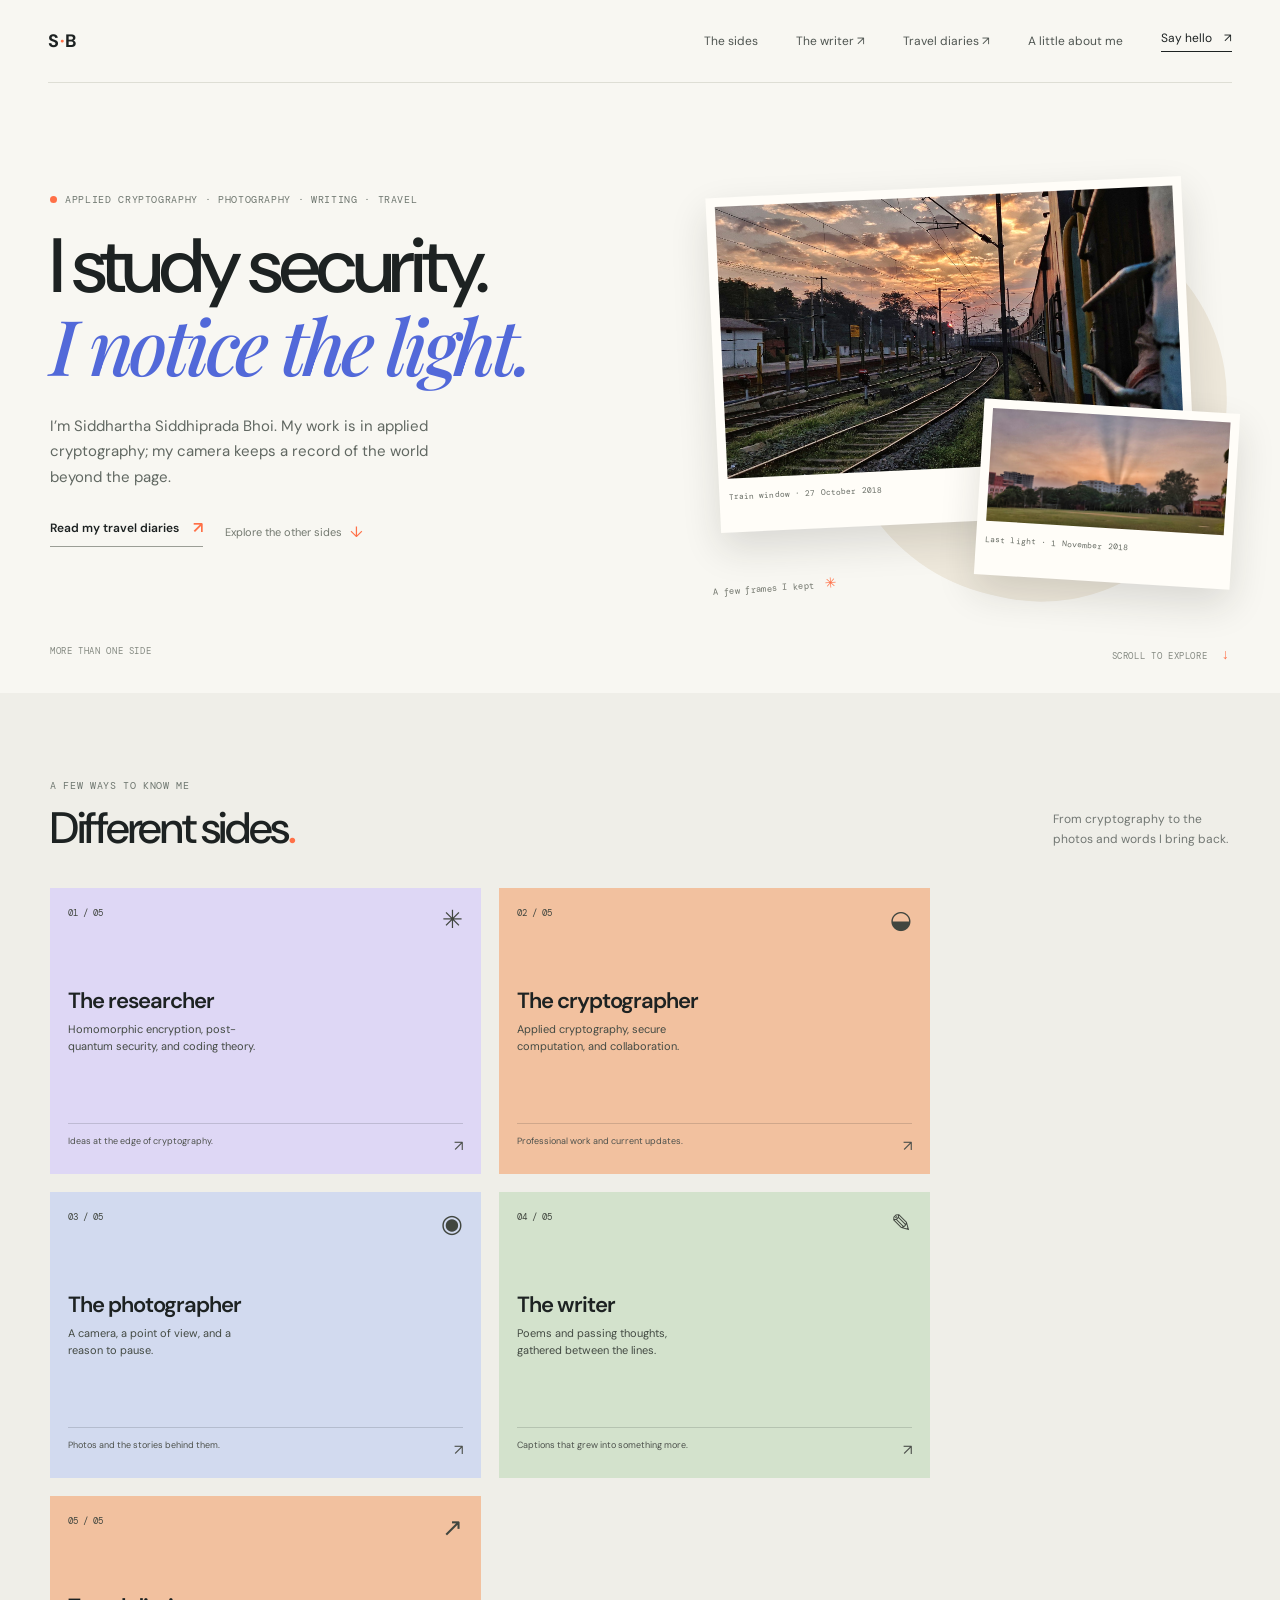
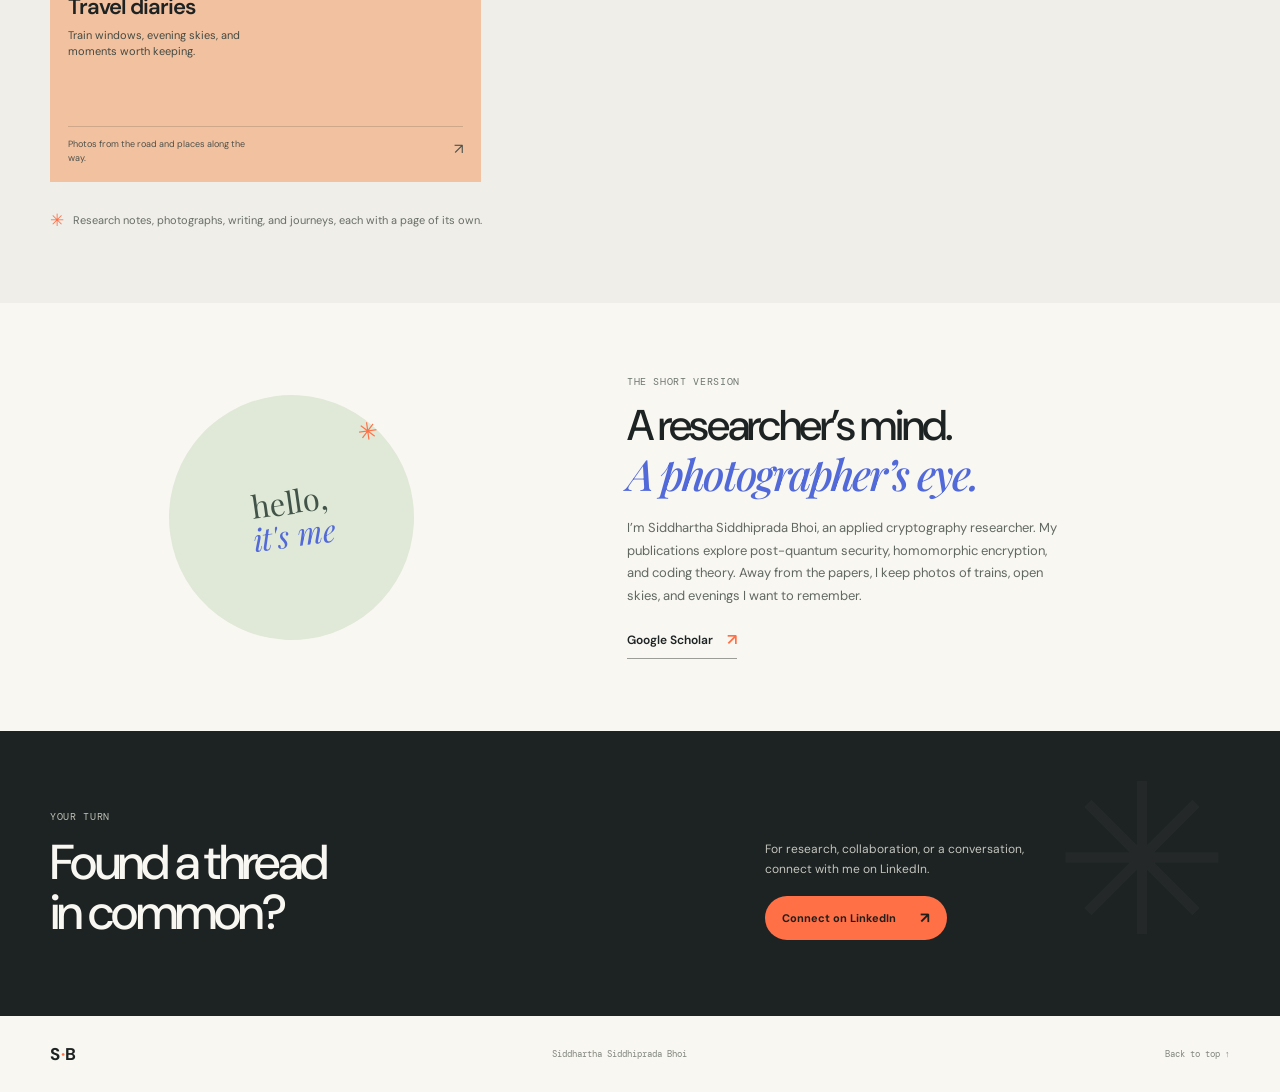
<file: index.html>
<!doctype html>
<html lang="en">
  <head>
    <meta charset="utf-8">
    <meta name="viewport" content="width=device-width, initial-scale=1">
    <meta name="theme-color" content="#f8f7f2">
    <meta name="description" content="A personal website with room for every side of me.">
    <title>All of me — a personal site</title>
    <link rel="stylesheet" href="styles.css?v=20261005-instagram1">
    <script src="content.js?v=20261005-gallery2" defer></script>
    <script src="app.js?v=20261005-instagram1" defer></script>
  </head>
  <body id="top">
    <header class="site-header">
      <a class="wordmark" href="index.html" aria-label="Home">S<span>·</span>B</a>
      <nav class="top-nav" aria-label="Main navigation">
        <a href="#sides">The sides</a>
        <a href="side.html?side=writing">The writer <span aria-hidden="true">↗</span></a>
        <a class="nav-travel" href="side.html?side=travel">Travel diaries <span aria-hidden="true">↗</span></a>
        <a href="#about">A little about me</a>
        <a class="nav-contact" href="#hello">Say hello <span aria-hidden="true">↗</span></a>
      </nav>
      <button class="menu-button" type="button" aria-expanded="false" aria-controls="mobile-nav" aria-label="Open menu"><span></span><span></span></button>
    </header>

    <main>
      <section class="hero page-wrap" aria-labelledby="hero-title">
        <div class="hero-copy">
          <p class="eyebrow"><span class="eyebrow-dot"></span> APPLIED CRYPTOGRAPHY · PHOTOGRAPHY · WRITING · TRAVEL</p>
          <h1 id="hero-title">I study security.<br><em>I notice the light.</em></h1>
          <p class="hero-intro" data-copy="intro">I’m Siddhartha Siddhiprada Bhoi. My work is in applied cryptography; my camera keeps a record of the world beyond the page.</p>
          <div class="hero-actions">
            <a class="text-link" href="side.html?side=travel">Read my travel diaries <span aria-hidden="true">↗</span></a>
            <a class="quiet-link" href="#sides">Explore the other sides <span aria-hidden="true">↓</span></a>
          </div>
        </div>
        <div class="hero-art photo-collage" aria-label="Two photographs by Siddhartha: a train at dusk and an evening sky over a field">
          <figure class="hero-photo hero-photo-main">
            <img src="assets/photos/rail-at-dusk.jpg" alt="A passenger train and railway tracks beneath a glowing sunset." fetchpriority="high">
            <figcaption>Train window · 27 October 2018</figcaption>
          </figure>
          <figure class="hero-photo hero-photo-small">
            <img src="assets/photos/campus-at-dusk.jpg" alt="Evening sunlight falling across an open field." loading="lazy">
            <figcaption>Last light · 1 November 2018</figcaption>
          </figure>
          <span class="photo-collage-note">A few frames I kept <span aria-hidden="true">✳</span></span>
        </div>
        <div class="hero-bottom"><span>MORE THAN ONE SIDE</span><span>SCROLL TO EXPLORE <b aria-hidden="true">↓</b></span></div>
      </section>

      <section class="sides-section" id="sides" aria-labelledby="sides-title">
        <div class="page-wrap">
          <div class="section-heading">
            <div><p class="eyebrow">A FEW WAYS TO KNOW ME</p><h2 id="sides-title">Different sides<span class="period">.</span></h2></div>
            <p>From cryptography to the<br>photos and words I bring back.</p>
          </div>
          <div class="side-grid" id="side-grid" aria-live="polite"></div>
          <p class="section-footnote"><span class="asterisk">✳</span> Research notes, photographs, writing, and journeys, each with a page of its own.</p>
        </div>
      </section>

      <section class="about-section page-wrap" id="about" aria-labelledby="about-title">
        <div class="about-mark" aria-hidden="true"><span>hello,</span><span>it's me</span><i>✳</i></div>
        <div class="about-copy">
          <p class="eyebrow">THE SHORT VERSION</p>
          <h2 id="about-title">A researcher’s mind.<br><em>A photographer’s eye.</em></h2>
          <p data-copy="about">I’m Siddhartha Siddhiprada Bhoi, an applied cryptographer and researcher. Alongside my research, photography, writing, and music each have a place in my life.</p>
          <a class="text-link" data-link="scholar" href="https://scholar.google.com/citations?user=NwAXXOwAAAAJ&amp;hl=en" target="_blank" rel="noopener noreferrer">Google Scholar <span aria-hidden="true">↗</span></a>
        </div>
      </section>

      <section class="hello-section" id="hello" aria-labelledby="hello-title">
        <div class="page-wrap hello-inner">
          <div><p class="eyebrow">YOUR TURN</p><h2 id="hello-title">Found a thread<br>in common?</h2></div>
          <div class="hello-right"><p>For research, collaboration, or a conversation, connect with me on LinkedIn.</p><a class="hello-button" data-link="linkedin" href="https://www.linkedin.com/in/siddhartha-siddhiprada-bhoi-842861a0/" target="_blank" rel="noopener noreferrer">Connect on LinkedIn <span aria-hidden="true">↗</span></a></div>
          <span class="hello-doodle" aria-hidden="true">✳</span>
        </div>
      </section>
    </main>

    <footer class="site-footer page-wrap"><a class="wordmark" href="index.html">S<span>·</span>B</a><span>Siddhartha Siddhiprada Bhoi</span><a href="#top">Back to top ↑</a></footer>
    <nav class="mobile-nav" id="mobile-nav" aria-label="Mobile navigation" hidden><a href="#sides">The sides</a><a href="side.html?side=writing">The writer ↗</a><a href="side.html?side=travel">Travel diaries ↗</a><a href="#about">A little about me</a><a href="#hello">Say hello ↗</a></nav>
  </body>
</html>
</file>
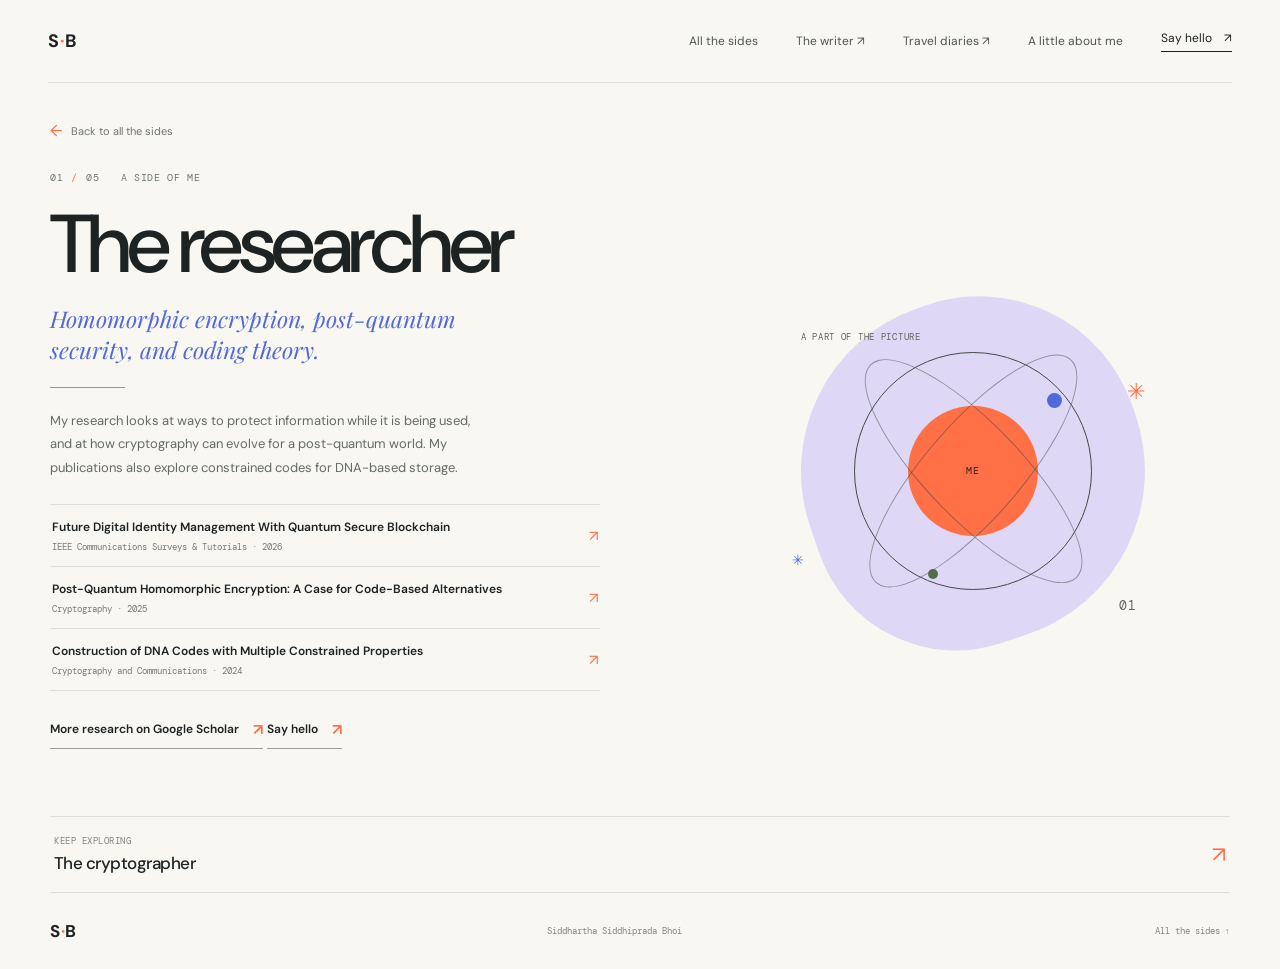
<file: side.html>
<!doctype html>
<html lang="en">
  <head>
    <meta charset="utf-8">
    <meta name="viewport" content="width=device-width, initial-scale=1">
    <meta name="theme-color" content="#f8f7f2">
    <meta name="description" content="One of the many sides that make up a whole person.">
    <title>A side of me — a personal site</title>
    <link rel="stylesheet" href="styles.css?v=20261005-instagram1">
    <script src="content.js?v=20261005-gallery2" defer></script>
    <script src="app.js?v=20261005-instagram1" defer></script>
  </head>
  <body class="detail-body">
    <header class="site-header">
      <a class="wordmark" href="index.html" aria-label="Home">S<span>·</span>B</a>
      <nav class="top-nav" aria-label="Main navigation"><a href="index.html#sides">All the sides</a><a href="side.html?side=writing">The writer <span aria-hidden="true">↗</span></a><a class="nav-travel" href="side.html?side=travel">Travel diaries <span aria-hidden="true">↗</span></a><a href="index.html#about">A little about me</a><a class="nav-contact" href="index.html#hello">Say hello <span aria-hidden="true">↗</span></a></nav>
      <button class="menu-button" type="button" aria-expanded="false" aria-controls="mobile-nav" aria-label="Open menu"><span></span><span></span></button>
    </header>
    <main id="side-page" class="side-page page-wrap">
      <a class="back-link" href="index.html#sides"><span aria-hidden="true">←</span> Back to all the sides</a>
      <div class="detail-layout">
        <section class="detail-copy">
          <p class="eyebrow"><span data-side-number></span><span class="slash">/</span><span data-side-total></span> &nbsp; A SIDE OF ME</p>
          <h1 data-side-name>Your side</h1>
          <p class="detail-lede" data-side-subtitle></p>
          <div class="detail-divider"></div>
          <p class="detail-body-copy" data-side-detail></p>
          <ul class="publication-list" data-side-publications hidden></ul>
          <a class="text-link side-profile-link" data-side-profile href="#" target="_blank" rel="noopener noreferrer" hidden></a>
          <a class="text-link" href="index.html#hello">Say hello <span aria-hidden="true">↗</span></a>
        </section>
        <aside class="detail-art" aria-label="Decorative illustration">
          <span class="detail-art-label">A PART OF THE PICTURE</span>
          <div class="detail-orbit"><i></i><b></b><span>ME</span></div>
          <span class="detail-art-spark spark-a">✳</span><span class="detail-art-spark spark-b">✳</span>
          <span class="detail-art-index" data-side-number></span>
        </aside>
      </div>
      <section class="photo-section" data-side-gallery hidden aria-labelledby="photo-heading">
        <div class="section-heading">
          <div><p class="eyebrow" data-gallery-eyebrow>A FEW MOMENTS</p><h2 id="photo-heading" data-gallery-heading>From behind the camera</h2></div>
          <p data-gallery-intro>Two frames from October and November 2018.</p>
        </div>
        <div class="photo-grid" data-photo-grid></div>
      </section>
      <section class="visit-section" data-visit-map hidden aria-labelledby="visit-heading">
        <div class="section-heading">
          <div><p class="eyebrow">PLACES THAT STAY WITH ME</p><h2 id="visit-heading">Where I’ve been</h2></div>
          <p>Marked by city, without pinpointing exact addresses.</p>
        </div>
        <div class="world-map-wrap">
          <img class="world-map" src="assets/world-map.svg" alt="World map showing visited places in Australia.">
          <div class="map-pins" data-map-pins aria-hidden="true"></div>
        </div>
        <ul class="place-list" data-place-list aria-label="Places visited"></ul>
        <p class="map-empty" data-map-empty hidden><span class="map-empty-dot" aria-hidden="true"></span><span>Share the cities or countries you’ve visited, and I’ll mark them here.</span></p>
        <p class="map-credit">Map outlines: <a href="https://www.naturalearthdata.com/downloads/110m-cultural-vectors/110m-admin-0-countries/" target="_blank" rel="noopener noreferrer">Natural Earth</a></p>
      </section>
      <section class="writing-section" data-side-writing hidden aria-labelledby="writing-heading">
        <div class="section-heading">
          <div><p class="eyebrow">WORDS THAT KEPT WALKING</p><h2 id="writing-heading">A few things I’ve written</h2></div>
          <p>Lines that started as captions and carried on past the photograph.</p>
        </div>
        <div class="writing-list" data-writing-list></div>
      </section>
      <a class="next-side" data-next-side href="side.html?side=two"><span><small>KEEP EXPLORING</small><b data-next-name>Next side</b></span><span class="next-arrow" aria-hidden="true">↗</span></a>
    </main>
    <footer class="site-footer page-wrap"><a class="wordmark" href="index.html">S<span>·</span>B</a><span>Siddhartha Siddhiprada Bhoi</span><a href="index.html#sides">All the sides ↑</a></footer>
    <nav class="mobile-nav" id="mobile-nav" aria-label="Mobile navigation" hidden><a href="index.html#sides">All the sides</a><a href="side.html?side=writing">The writer ↗</a><a href="side.html?side=travel">Travel diaries ↗</a><a href="index.html#about">A little about me</a><a href="index.html#hello">Say hello ↗</a></nav>
  </body>
</html>
</file>
<file: styles.css>
@import url('https://fonts.googleapis.com/css2?family=DM+Mono:wght@400;500&family=DM+Sans:wght@400;500;600;700&family=Playfair+Display:ital,wght@0,500;0,600;1,500;1,600&display=swap');

:root{--paper:#f8f7f2;--ink:#1d2222;--muted:#727773;--line:#deded5;--orange:#ff7047;--blue:#5269d9;--lilac:#d7cdf8;--green:#d4e7c9;--mono:"DM Mono",monospace;--sans:"DM Sans",Arial,sans-serif;--serif:"Playfair Display",Georgia,serif;--wrap:1180px}
*{box-sizing:border-box}
html{scroll-behavior:smooth;scroll-padding-top:92px}
body{margin:0;background:var(--paper);color:var(--ink);font-family:var(--sans);-webkit-font-smoothing:antialiased}
a{color:inherit;text-decoration:none}
a:focus-visible,button:focus-visible{outline:3px solid var(--blue);outline-offset:5px}
.page-wrap{width:min(var(--wrap),calc(100% - 96px));margin-inline:auto}
.site-header{width:min(1320px,calc(100% - 96px));height:83px;margin-inline:auto;display:flex;align-items:center;justify-content:space-between;border-bottom:1px solid var(--line)}
.wordmark{font-weight:700;font-size:18px;letter-spacing:-1.4px}.wordmark span{color:var(--orange);padding-inline:2px}
.top-nav{display:flex;align-items:center;gap:38px;font-size:12px;color:#4f5551}.top-nav a{transition:color .18s}.top-nav a:hover,.site-footer a:hover{color:var(--orange)}
.nav-contact{color:var(--ink);border-bottom:1px solid var(--ink);padding-bottom:5px}.nav-contact span{padding-left:9px}
.menu-button,.mobile-nav{display:none}
.hero{min-height:610px;position:relative;display:grid;grid-template-columns:1fr .84fr;align-items:center;padding-block:76px 92px}
.hero-copy{position:relative;z-index:2;padding-bottom:20px}
.eyebrow{font:10px var(--mono);letter-spacing:.065em;color:#6f7770;margin:0 0 21px;display:flex;align-items:center;gap:8px}
.eyebrow-dot{width:7px;height:7px;border-radius:50%;background:var(--orange);display:inline-block}
h1,h2,p{margin-top:0}
h1,h2{font-weight:500;letter-spacing:-.055em}
.hero h1{font-size:clamp(54px,6vw,82px);line-height:1.02;margin-bottom:24px;max-width:640px}
.hero h1 em,.about-copy h2 em{font-family:var(--serif);font-weight:500;color:var(--blue);letter-spacing:-.055em}
.hero-intro{max-width:405px;font-size:15px;line-height:1.7;color:#616862;margin-bottom:27px}
.text-link{font-size:12px;font-weight:600;display:inline-flex;align-items:center;gap:14px;padding-bottom:8px;border-bottom:1px solid #9b9e96;transition:gap .2s,border-color .2s}.text-link:hover{gap:20px;border-color:var(--orange)}
.text-link span{font-size:16px;color:var(--orange)}
.hero-actions{display:flex;align-items:center;flex-wrap:wrap;gap:22px}
.quiet-link{font-size:11px;color:#737970;display:inline-flex;align-items:center;gap:8px;transition:color .18s}.quiet-link:hover{color:var(--blue)}.quiet-link span{font-size:15px;color:var(--orange)}
.hero-art{height:385px;position:relative;margin-left:8%;isolation:isolate}
.photo-collage{height:430px;margin-left:3%;isolation:isolate;overflow:visible}
.photo-collage:before{content:"";position:absolute;z-index:-1;width:74%;aspect-ratio:1;right:1%;top:11%;border-radius:51% 49% 48% 52%;background:#eee8db;transform:rotate(13deg)}
.hero-photo{position:absolute;margin:0;padding:9px 9px 31px;background:#fffdf8;box-shadow:0 16px 38px #25251f24}
.hero-photo img{display:block;width:100%;height:calc(100% - 23px);object-fit:cover;background:#e7e4dc}
.hero-photo figcaption{height:23px;display:flex;align-items:end;font:8px var(--mono);letter-spacing:.015em;color:#666b63;white-space:nowrap}
.hero-photo-main{z-index:1;width:91%;height:78%;left:1%;top:5%;transform:rotate(-2.7deg)}
.hero-photo-small{z-index:2;width:49%;height:41%;right:-1%;bottom:3%;transform:rotate(3.5deg)}
.photo-collage-note{position:absolute;left:1%;bottom:0;font:9px var(--mono);letter-spacing:.035em;color:#73776e;transform:rotate(-4deg)}.photo-collage-note span{color:var(--orange);font-size:14px;margin-left:5px}
.art-ring{position:absolute;border:1px solid #d9d8ce;border-radius:50%;aspect-ratio:1;left:50%;top:50%;transform:translate(-50%,-50%)}
.ring-one{width:min(350px,88%)}.ring-two{width:min(268px,68%);border-style:dashed;transform:translate(-50%,-50%) rotate(21deg)}
.art-shape{position:absolute;left:50%;top:50%;transform:translate(-50%,-50%)}
.shape-sun{width:183px;aspect-ratio:1;border-radius:50%;background:var(--orange);box-shadow:inset -16px -14px 0 rgba(183,62,36,.11)}
.shape-orbit{width:248px;height:106px;border:1px solid rgba(29,34,34,.65);border-radius:50%;transform:translate(-50%,-50%) rotate(-37deg)}.shape-orbit span{position:absolute;width:19px;height:19px;background:var(--blue);border:4px solid var(--paper);border-radius:50%;top:14px;right:25px}
.art-sticker{position:absolute;z-index:3;font:9px/1.55 var(--mono);letter-spacing:.06em}.sticker-top{top:18px;right:4%}.sticker-bottom{bottom:31px;left:5%;transform:rotate(-9deg)}.sticker-bottom span{font-size:18px;color:var(--orange);vertical-align:middle;margin-left:5px}
.art-spark{position:absolute;color:var(--blue);font-size:27px}.spark-one{left:5%;top:23%}.spark-two{right:8%;bottom:17%;font-size:16px;color:var(--orange)}
.hero-bottom{position:absolute;left:0;right:0;bottom:30px;display:flex;justify-content:space-between;font:9px var(--mono);letter-spacing:.07em;color:#858a82}.hero-bottom b{font-size:14px;color:var(--orange);margin-left:8px}
.sides-section{background:#efeee8;padding:86px 0 72px}
.section-heading{display:flex;justify-content:space-between;align-items:end;margin-bottom:36px}
.section-heading .eyebrow{margin-bottom:12px}.section-heading h2{font-size:44px;margin:0;line-height:1.1}.period{color:var(--orange)}
.section-heading>p{font-size:12px;line-height:1.7;color:var(--muted);margin:0 2px 3px 20px}
.side-grid{display:grid;grid-template-columns:repeat(2,minmax(0,1fr));gap:18px;max-width:880px}
.side-card{min-height:286px;padding:19px 18px 17px;display:flex;flex-direction:column;justify-content:space-between;position:relative;overflow:hidden;isolation:isolate;transition:transform .2s,box-shadow .2s}
.side-card:hover{transform:translateY(-5px);box-shadow:0 12px 26px #20202012}
.card-lilac{background:#ded7f5}.card-orange{background:#f2c19f}.card-blue{background:#d2daef}.card-green{background:#d3e2cc}.card-pink{background:#efd2df}
.card-top,.card-bottom{display:flex;align-items:start;justify-content:space-between}.card-top{font:9px var(--mono);color:#41463f}.card-symbol{font-size:25px;line-height:1}
.card-main{display:flex;flex-direction:column;gap:8px;padding-bottom:12px}.card-name{font-size:22px;line-height:1.1;letter-spacing:-.045em;font-weight:600}.card-subtitle{font-size:11px;line-height:1.5;max-width:190px;color:#434a43}
.card-bottom{border-top:1px solid #1d222229;padding-top:11px;gap:12px;font-size:9px;line-height:1.5;color:#4d514c}.card-bottom>span:first-child{max-width:180px}.card-arrow{font-size:15px;transition:transform .2s}.side-card:hover .card-arrow{transform:translate(2px,-2px)}
.section-footnote{font-size:11px;color:#676d67;margin:27px 0 0}.asterisk{font-size:17px;color:var(--orange);vertical-align:-2px;margin-right:6px}
.about-section{min-height:425px;display:grid;grid-template-columns:.8fr 1fr;align-items:center;gap:8%;padding-block:72px}
.about-mark{height:245px;width:245px;background:#e0e9d7;border-radius:50%;margin:auto;position:relative;display:flex;flex-direction:column;justify-content:center;align-items:center;transform:rotate(-8deg);font-family:var(--serif);font-size:31px;line-height:1.05;color:#425449}
.about-mark span:last-of-type{font-style:italic;color:var(--blue)}.about-mark i{font-style:normal;font-family:var(--sans);position:absolute;top:35px;right:25px;font-size:24px;color:var(--orange)}
.about-copy .eyebrow{margin-bottom:14px}.about-copy h2{font-size:43px;line-height:1.1;margin-bottom:17px}.about-copy>p:not(.eyebrow){max-width:430px;font-size:13px;line-height:1.75;color:#616862;margin-bottom:20px}
.hello-section{background:var(--ink);color:var(--paper);overflow:hidden}.hello-inner{min-height:285px;display:grid;grid-template-columns:1fr .65fr;align-items:center;position:relative;padding-block:55px}
.hello-section .eyebrow{color:#bec1b7;margin-bottom:14px}.hello-section h2{font-size:49px;line-height:1.04;margin:0}.hello-right{justify-self:start;max-width:295px;padding-top:31px;position:relative;z-index:1}.hello-right p{font-size:12px;line-height:1.7;color:#c3c5be;margin:0 0 17px}.hello-button{display:inline-flex;align-items:center;gap:24px;border-radius:30px;background:var(--orange);color:#211f1c;font-size:11px;font-weight:700;padding:12px 17px;transition:background .2s,transform .2s}.hello-button:hover{background:#ff8c69;transform:translateY(-2px)}.hello-button span{font-size:15px}
.hello-doodle{position:absolute;font-size:210px;line-height:1;color:#ffffff08;right:0;top:27px}
.site-footer{min-height:76px;display:flex;align-items:center;justify-content:space-between;gap:18px;font:9px var(--mono);color:#82877e}.site-footer .wordmark{font:700 17px var(--sans);color:var(--ink)}
.detail-body{min-height:100vh;display:flex;flex-direction:column}.side-page{flex:1;padding-top:37px}.back-link{font-size:11px;color:#70766f;display:inline-flex;gap:9px;align-items:center}.back-link span{color:var(--orange);font-size:16px;transition:transform .2s}.back-link:hover span{transform:translateX(-3px)}
.detail-layout{min-height:493px;display:grid;grid-template-columns:1fr .9fr;align-items:center;gap:8%;padding-block:30px 45px}.detail-copy .eyebrow{margin-bottom:19px}.detail-copy .slash{color:var(--orange)}.detail-copy h1{font-size:clamp(52px,7vw,82px);line-height:1;margin:0 0 18px}.detail-lede{font:italic 23px/1.35 var(--serif);color:var(--blue);max-width:470px;margin-bottom:22px}.detail-divider{height:1px;width:75px;background:var(--orange);margin-bottom:21px}.detail-body-copy{font-size:13px;line-height:1.8;color:#656b65;max-width:440px;margin-bottom:25px}
.publication-list{list-style:none;padding:0;margin:2px 0 26px;max-width:550px;border-top:1px solid var(--line)}.publication-list[hidden]{display:none}.publication-list li{border-bottom:1px solid var(--line)}.publication-list a{display:grid;grid-template-columns:1fr auto;gap:5px 14px;padding:13px 2px;align-items:center}.publication-list a:hover span{color:var(--blue)}.publication-list span{font-size:12px;font-weight:600;line-height:1.5}.publication-list small{font:9px var(--mono);color:#767c74}.publication-list b{grid-column:2;grid-row:1 / span 2;color:var(--orange);font-size:15px;font-weight:400}.side-profile-link{margin-bottom:22px}.side-profile-link[hidden]{display:none}
.detail-art{aspect-ratio:1;max-width:410px;width:100%;justify-self:center;position:relative;display:grid;place-items:center}.detail-art:before{content:"";position:absolute;inset:8%;background:#ded7f5;border-radius:50% 47% 50% 42%;transform:rotate(-19deg)}.detail-art-label,.detail-art-index{position:absolute;z-index:1;font:9px var(--mono);letter-spacing:.08em;color:#61655e}.detail-art-label{top:16%;left:8%}.detail-art-index{right:10%;bottom:15%;font-size:13px}.detail-orbit{position:relative;z-index:1;width:58%;aspect-ratio:1;border:1px solid #424c43;border-radius:50%;display:grid;place-items:center}.detail-orbit:before,.detail-orbit:after{content:"";position:absolute;width:125%;height:40%;border:1px solid #424c4385;border-radius:50%;transform:rotate(46deg)}.detail-orbit:after{transform:rotate(-49deg)}.detail-orbit span{width:55%;aspect-ratio:1;border-radius:50%;background:var(--orange);display:grid;place-items:center;font:10px var(--mono);letter-spacing:.08em;color:#29251f}.detail-orbit i,.detail-orbit b{position:absolute;z-index:2;width:15px;height:15px;border-radius:50%;background:var(--blue);top:17%;right:12%}.detail-orbit b{width:10px;height:10px;background:#536c49;top:auto;right:auto;bottom:4%;left:31%}.detail-art-spark{position:absolute;z-index:1;color:var(--orange);font-size:22px}.spark-a{top:27%;right:8%}.spark-b{bottom:26%;left:6%;font-size:14px;color:var(--blue)}
.detail-orange .detail-art:before{background:#f2c19f}.detail-blue .detail-art:before{background:#d2daef}.detail-green .detail-art:before{background:#d3e2cc}.detail-pink .detail-art:before{background:#efd2df}
.next-side{min-height:77px;border-top:1px solid var(--line);border-bottom:1px solid var(--line);display:flex;align-items:center;justify-content:space-between;padding:12px 4px;transition:padding .2s}.next-side:hover{padding-inline:11px}.next-side>span:first-child{display:flex;flex-direction:column;gap:5px}.next-side small{font:9px var(--mono);color:#81867e;letter-spacing:.06em}.next-side b{font-size:17px;font-weight:500;letter-spacing:-.03em}.next-arrow{font-size:22px;color:var(--orange)}.detail-body .site-footer{width:min(var(--wrap),calc(100% - 96px));margin-inline:auto}
.photo-section{padding:31px 0 56px;border-top:1px solid var(--line)}.photo-section[hidden]{display:none}.photo-section .section-heading{margin-bottom:21px}.photo-section .section-heading h2{font-size:clamp(29px,4vw,43px)}.photo-section .section-heading>p{max-width:220px;font:italic 15px/1.5 var(--serif);color:#73786f}.photo-grid{display:grid;grid-template-columns:repeat(2,minmax(0,1fr));gap:22px}.photo-card{margin:0;min-width:0}.photo-card img{display:block;width:100%;aspect-ratio:1.78;object-fit:cover;background:#e7e4dc}.photo-card figcaption{padding:10px 2px;font:10px var(--mono);letter-spacing:.025em;color:#70766f}
.side-photography .photo-grid{grid-template-columns:repeat(3,minmax(0,1fr));gap:16px}.side-photography .photo-card img{aspect-ratio:1}
.writing-section{padding:31px 0 56px;border-top:1px solid var(--line)}.writing-section[hidden]{display:none}.writing-section .section-heading{margin-bottom:22px}.writing-section .section-heading h2{font-size:clamp(29px,4vw,43px)}.writing-section .section-heading>p{max-width:250px;font:italic 15px/1.5 var(--serif);color:#73786f}.writing-list{display:grid;grid-template-columns:repeat(3,minmax(0,1fr));gap:14px;max-width:1000px}.writing-card{padding:18px 19px 20px;background:#efeee8;min-width:0}.writing-card:nth-child(2){background:#e9e6d9}.writing-card:nth-child(3){background:#e4e9e1}.writing-meta{display:flex;justify-content:space-between;align-items:start;gap:10px;padding-bottom:11px;border-bottom:1px solid #1d222222}.writing-meta h3{font-size:13px;font-weight:600;line-height:1.4;margin:0}.writing-meta time{flex:none;font:8px/1.5 var(--mono);color:#727773;text-align:right}.writing-place{font:8px var(--mono);letter-spacing:.025em;color:#727773;margin:10px 0 0}.writing-text{margin:13px 0 0;font:15px/1.8 var(--serif);color:#303632}
@media(max-width:900px){.side-photography .photo-grid,.writing-list{grid-template-columns:repeat(2,minmax(0,1fr))}}
@media(max-width:600px){.side-photography .photo-grid,.writing-list{grid-template-columns:1fr}.writing-section{padding:28px 0 42px}.writing-section .section-heading>p{margin-top:7px}}
@media(max-width:600px){.photo-section{padding:28px 0 42px}.photo-section .section-heading>p{margin-top:7px}.photo-grid{grid-template-columns:1fr;gap:13px}.photo-card img{aspect-ratio:1.6}}
.visit-section{padding:30px 0 56px;border-top:1px solid var(--line)}.visit-section[hidden]{display:none}.visit-section .section-heading{margin-bottom:21px}.visit-section .section-heading h2{font-size:clamp(29px,4vw,43px)}.visit-section .section-heading>p{max-width:235px;font:italic 15px/1.5 var(--serif);color:#73786f}.world-map-wrap{position:relative;overflow:hidden;background:#eef0ea}.world-map{display:block;width:100%;height:auto}.map-pins{position:absolute;inset:0;pointer-events:none}.map-pin{position:absolute;width:11px;height:11px;border-radius:50%;transform:translate(-50%,-50%);background:var(--orange);border:2px solid #fffdf6;box-shadow:0 0 0 4px #e9905680}.place-list{list-style:none;margin:18px 0 4px;padding:0;display:grid;grid-template-columns:repeat(auto-fit,minmax(150px,1fr));gap:9px}.place-list li{display:flex;align-items:center;gap:10px;padding:10px 12px;border:1px solid var(--line);background:#fbfaf6}.place-pin{width:7px;height:7px;flex:none;border-radius:50%;background:var(--orange)}.place-list li>span:last-child{display:grid;gap:3px}.place-list b{font-size:11px;font-weight:600}.place-list small{font:9px var(--mono);color:#73786f}.map-credit{margin:13px 0 0;text-align:right;font:8px var(--mono);color:#898d84}.map-credit a{border-bottom:1px solid currentColor}
@media(max-width:600px){.visit-section{padding:27px 0 42px}.visit-section .section-heading>p{margin-top:7px}.place-list{grid-template-columns:repeat(2,minmax(0,1fr));gap:7px}.place-list li{padding:9px 8px}}
.place-list[hidden],.map-empty[hidden]{display:none}.map-empty{display:flex;align-items:center;gap:9px;margin:14px 0 4px;color:#73786f;font-size:10px;line-height:1.5}.map-empty-dot{width:7px;height:7px;flex:none;border-radius:50%;background:var(--orange)}
@media(max-width:900px){.page-wrap,.site-header,.detail-body .site-footer{width:calc(100% - 56px)}.hero{min-height:550px;grid-template-columns:1fr .8fr}.hero h1{font-size:clamp(52px,7vw,70px)}.hero-art{margin-left:0;transform:scale(.9)}.photo-collage{transform:scale(.93)}.side-grid{grid-template-columns:repeat(2,minmax(0,1fr))}.side-card{min-height:255px}.about-section{gap:4%}.detail-layout{gap:4%}}
@media(max-width:600px){html{scroll-padding-top:65px}.page-wrap,.site-header,.detail-body .site-footer{width:calc(100% - 40px)}.site-header{height:66px}.top-nav{display:none}.menu-button{display:flex;width:40px;height:40px;background:transparent;border:0;flex-direction:column;align-items:center;justify-content:center;gap:5px;cursor:pointer}.menu-button span{height:1px;width:19px;background:var(--ink)}.mobile-nav:not([hidden]){position:absolute;z-index:5;top:66px;left:0;right:0;background:var(--paper);padding:20px;display:grid;gap:18px;border-bottom:1px solid var(--line);font-size:13px}.hero{min-height:auto;grid-template-columns:1fr;padding-block:72px 65px}.hero-copy{padding-bottom:0}.hero .eyebrow{font-size:9px}.hero h1{font-size:clamp(50px,13vw,68px)}.hero-intro{font-size:14px;max-width:370px}.hero-actions{gap:15px}.photo-collage{height:290px;width:min(100%,390px);justify-self:center;transform:none;margin:29px 0 18px}.hero-photo{padding:7px 7px 26px}.hero-photo figcaption{height:19px;font-size:7px}.hero-photo img{height:calc(100% - 19px)}.hero-bottom{bottom:17px;font-size:8px}.sides-section{padding:61px 0 48px}.section-heading{display:block;margin-bottom:23px}.section-heading h2{font-size:39px}.section-heading>p{margin:12px 0 0;font-size:11px}.side-grid{grid-template-columns:1fr;gap:11px}.side-card{min-height:190px;padding:14px 13px 13px}.card-name{font-size:19px}.card-subtitle{font-size:10px}.card-bottom{font-size:8px}.card-symbol{font-size:21px}.section-footnote{font-size:10px;line-height:1.6}.about-section{min-height:0;grid-template-columns:1fr;padding-block:63px;gap:35px}.about-mark{width:190px;height:190px;font-size:26px;justify-self:center}.about-mark i{top:24px;right:19px}.about-copy h2{font-size:39px}.about-copy>p:not(.eyebrow){font-size:12px}.hello-inner{min-height:0;grid-template-columns:1fr;padding-block:49px}.hello-section h2{font-size:43px}.hello-right{padding-top:24px}.hello-doodle{font-size:150px;top:10px;right:-33px}.site-footer{min-height:68px;flex-wrap:wrap;padding-block:17px;font-size:8px}.site-footer>span{order:3;width:100%;text-align:center}.detail-body .site-footer{margin-top:36px}.side-page{padding-top:26px}.detail-layout{grid-template-columns:1fr;gap:0;padding-block:39px 27px}.detail-copy h1{font-size:58px}.detail-lede{font-size:21px}.detail-art{width:min(100%,310px);margin-top:25px}.next-side b{font-size:15px}}
@media(prefers-reduced-motion:reduce){*,*::before,*::after{scroll-behavior:auto!important;transition-duration:.01ms!important;animation-duration:.01ms!important;animation-iteration-count:1!important}}
</file>
